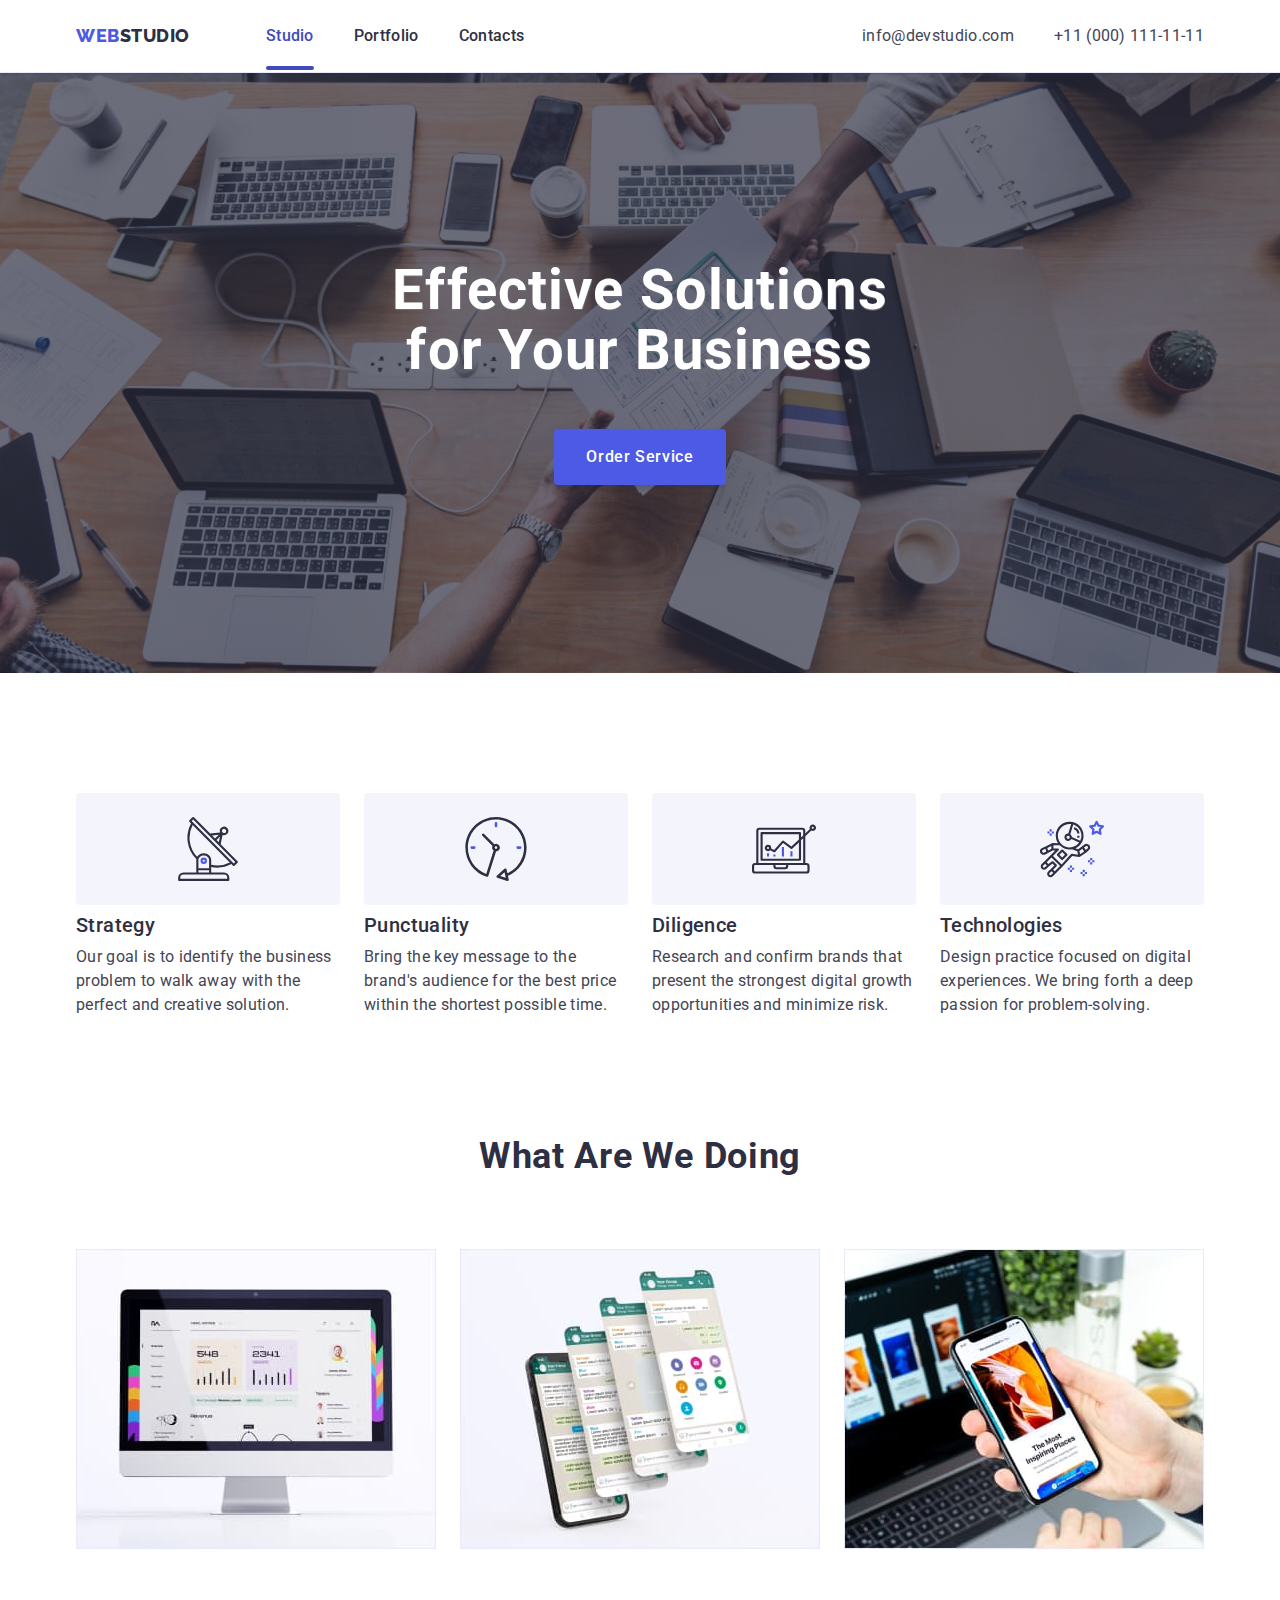
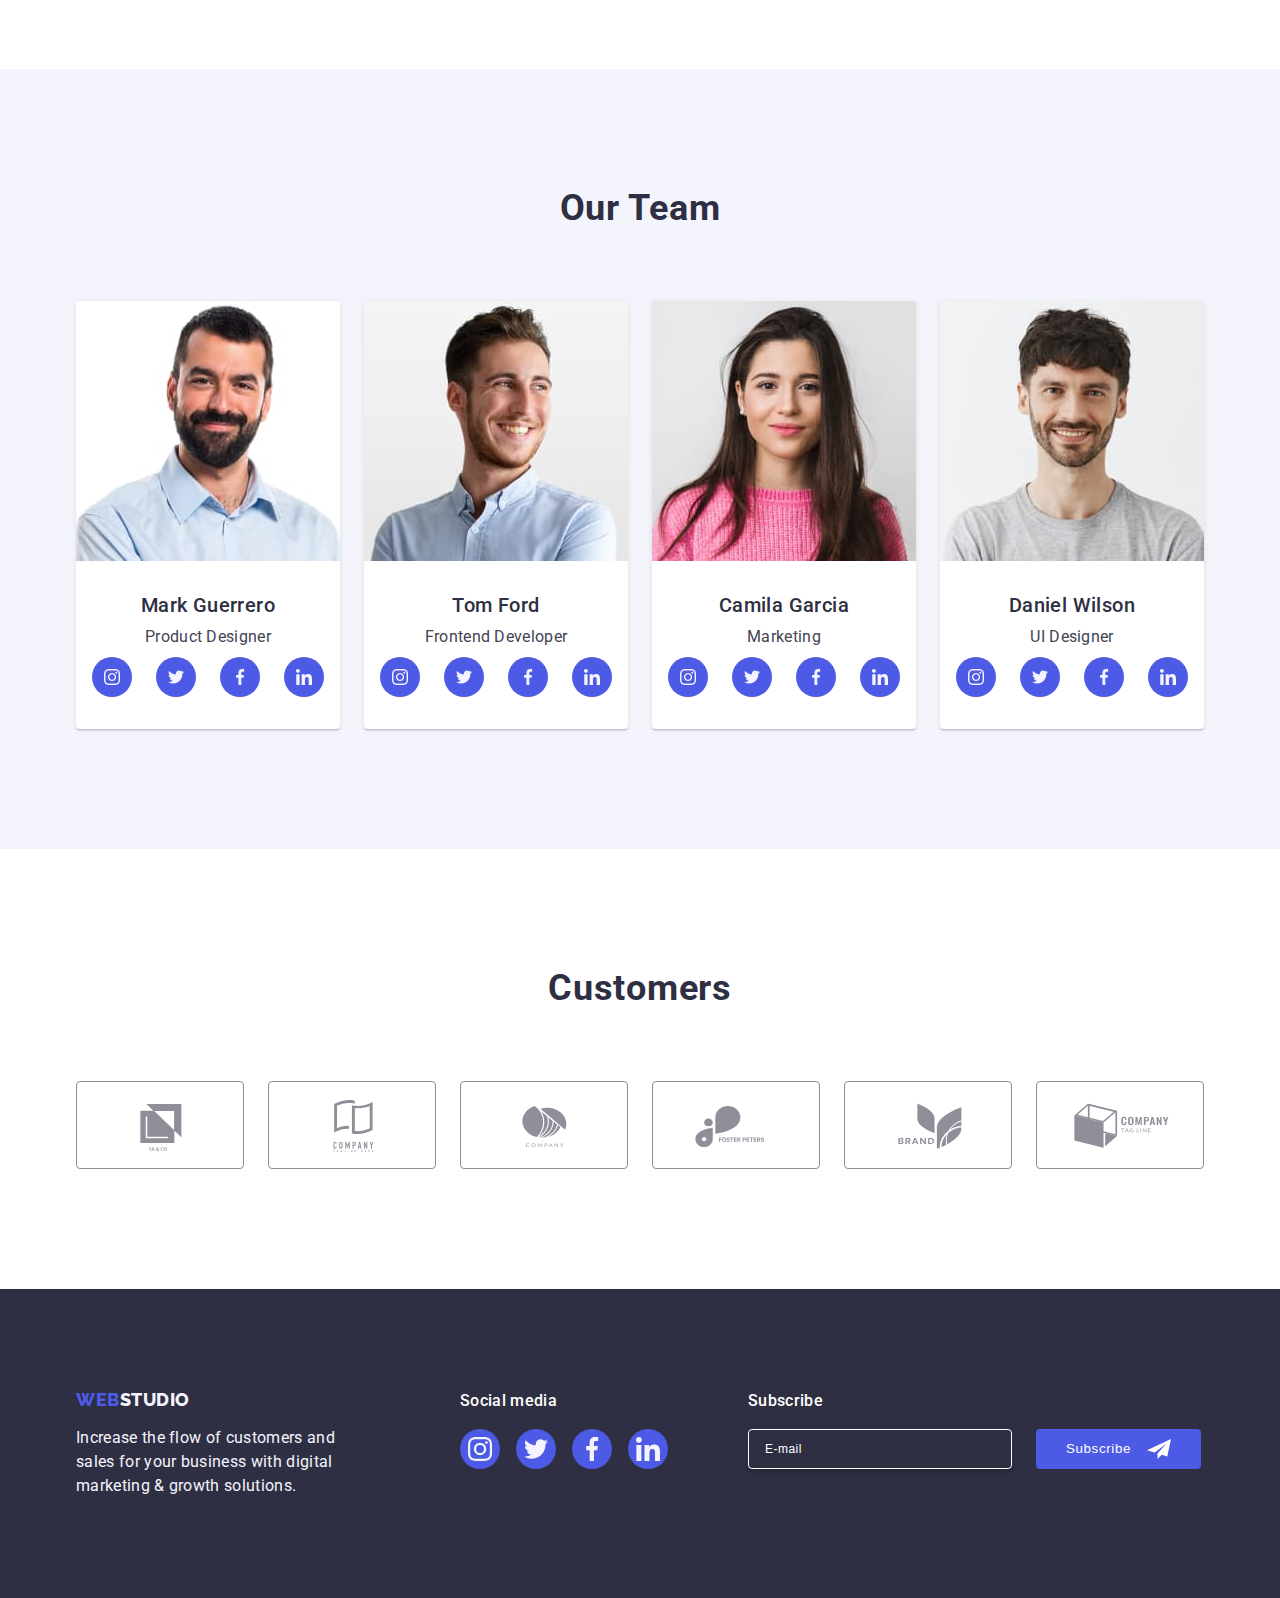
<file: index.html>
<!DOCTYPE html>
<html lang="en">
  <head>
    <meta charset="UTF-8" />
    <meta name="viewport" content="width=device-width, initial-scale=1.0" />
    <title>Effective Solutions for Your Business</title>
    <!-- FONTS -->
    <link rel="preconnect" href="https://fonts.googleapis.com" />
    <link rel="preconnect" href="https://fonts.gstatic.com" crossorigin />
    <link
      href="https://fonts.googleapis.com/css2?family=Raleway:wght@800&family=Roboto:wght@400;500;700;900&display=swap"
      rel="stylesheet"
    />
    <link
      rel="stylesheet"
      href="https://cdnjs.cloudflare.com/ajax/libs/modern-normalize/2.0.0/modern-normalize.min.css"
      integrity="sha512-4xo8blKMVCiXpTaLzQSLSw3KFOVPWhm/TRtuPVc4WG6kUgjH6J03IBuG7JZPkcWMxJ5huwaBpOpnwYElP/m6wg=="
      crossorigin="anonymous"
      referrerpolicy="no-referrer"
    />
    <link
      rel="stylesheet"
      href="https://cdnjs.cloudflare.com/ajax/libs/modern-normalize/2.0.0/modern-normalize.min.css"
      integrity="sha512-4xo8blKMVCiXpTaLzQSLSw3KFOVPWhm/TRtuPVc4WG6kUgjH6J03IBuG7JZPkcWMxJ5huwaBpOpnwYElP/m6wg=="
      crossorigin="anonymous"
      referrerpolicy="no-referrer"
    />
    <!-- MODERN-NORMALIZE -->
    <link
      rel="stylesheet"
      href="https://cdnjs.cloudflare.com/ajax/libs/modern-normalize/2.0.0/modern-normalize.min.css"
      integrity="sha512-4xo8blKMVCiXpTaLzQSLSw3KFOVPWhm/TRtuPVc4WG6kUgjH6J03IBuG7JZPkcWMxJ5huwaBpOpnwYElP/m6wg=="
      crossorigin="anonymous"
      referrerpolicy="no-referrer"
    />
    <!-- MAIN CSS -->
    <link rel="stylesheet" href="./css/styles.css" />
  </head>
  <body>
    <!-- HEADER -->
    <header id="header" class="header">
      <div class="container flex-content">
        <nav class="main-nav">
          <a href="./index.html" class="logo link"
            >Web<span class="header-logo-span">Studio</span></a
          >
          <ul class="menu list">
            <li class="menu-link">
              <a href="./index.html" class="menu-link-det link current"
                >Studio</a
              >
            </li>
            <li class="menu-link">
              <a href="./portfolio.html" class="menu-link-det link"
                >Portfolio</a
              >
            </li>
            <li class="menu-link">
              <a href="" class="menu-link-det link">Contacts</a>
            </li>
          </ul>
        </nav>
        <address class="adress">
          <ul class="adress-list list">
            <li class="adress-link">
              <a href="mailto:info@devstudio.com" class="adress-hover link"
                >info@devstudio.com</a
              >
            </li>
            <li class="adress-link">
              <a href="tel:+110001111111" class="link adress-hover"
                >+11 (000) 111-11-11</a
              >
            </li>
          </ul>
        </address>
      </div>
    </header>
    <!-- /HEADER -->
    <main>
      <!-- HERO -->
      <section class="hero">
        <div class="container">
          <h1 class="hero-title">Effective Solutions for Your Business</h1>
          <button type="button" class="hero-btn main-btn" data-modal-open>
            Order Service
          </button>
        </div>
      </section>
      <!-- /HERO -->
      <!-- ABOUT -->
      <section class="about">
        <div class="container">
          <h2 class="about-main-title section-title visually-hidden">About</h2>
          <ul class="about-main-list list">
            <li class="about-list">
              <div class="about-list-wrapper">
                <svg class="about-list-icon" width="64" height="64">
                  <use href="./images/icons.svg#icon-antenna"></use>
                </svg>
              </div>
              <h3 class="about-title title-name">Strategy</h3>
              <p class="about-text text">
                Our goal is to identify the business problem to walk away with
                the perfect and creative solution.
              </p>
            </li>
            <li class="about-list">
              <div class="about-list-wrapper">
                <svg class="about-list-icon" width="64" height="64">
                  <use href="./images/icons.svg#icon-clock"></use>
                </svg>
              </div>
              <h3 class="about-title title-name">Punctuality</h3>
              <p class="about-text text">
                Bring the key message to the brand's audience for the best price
                within the shortest possible time.
              </p>
            </li>
            <li class="about-list">
              <div class="about-list-wrapper">
                <svg class="about-list-icon" width="64" height="64">
                  <use href="./images/icons.svg#icon-diagram"></use>
                </svg>
              </div>
              <h3 class="about-title title-name">Diligence</h3>
              <p class="about-text text">
                Research and confirm brands that present the strongest digital
                growth opportunities and minimize risk.
              </p>
            </li>
            <li class="about-list">
              <div class="about-list-wrapper">
                <svg class="about-list-icon" width="64" height="64">
                  <use href="./images/icons.svg#icon-astronaut"></use>
                </svg>
              </div>
              <h3 class="about-title title-name">Technologies</h3>
              <p class="about-text text">
                Design practice focused on digital experiences. We bring forth a
                deep passion for problem-solving.
              </p>
            </li>
          </ul>
        </div>
      </section>
      <!-- /ABOUT -->
      <!-- WHAT -->
      <section class="what">
        <div class="container">
          <h2 class="what-main-title section-title">What are we doing</h2>
          <ul class="what-main list">
            <li class="what-list">
              <img
                src="./images/doin/computer.jpg"
                alt="computer"
                width="360"
                height="300"
              />
            </li>
            <li class="what-list">
              <img
                src="./images/doin/phone.jpg"
                alt="phone"
                width="360"
                height="300"
              />
            </li>
            <li class="what-list">
              <img
                src="./images/doin/info.jpg"
                alt="computer and phone"
                width="360"
                height="300"
              />
            </li>
          </ul>
        </div>
      </section>
      <!-- /WHAT -->
      <!-- TEAM -->
      <section class="team">
        <div class="container">
          <h2 class="team-main-title section-title">Our Team</h2>
          <ul class="team-main-list list">
            <li class="team-list">
              <img
                src="./images/team/guerrero.jpg"
                alt="Mark Guerrero"
                width="264"
                height="260"
                class="team-img"
              />
              <div class="team-wrap">
                <h3 class="team-title title-name">Mark Guerrero</h3>
                <p class="team-text text">Product Designer</p>
                <ul class="team-social">
                  <li class="team-social-list list">
                    <a href="" class="team-social-link">
                      <svg class="team-social-icon" width="16" height="16">
                        <use href="./images/icons.svg#icon-instagram"></use>
                      </svg>
                    </a>
                  </li>
                  <li class="team-social-list list">
                    <a href="" class="team-social-link">
                      <svg class="team-social-icon" width="16" height="16">
                        <use href="./images/icons.svg#icon-twitter"></use>
                      </svg>
                    </a>
                  </li>
                  <li class="team-social-list list">
                    <a href="" class="team-social-link">
                      <svg class="team-social-icon" width="16" height="16">
                        <use href="./images/icons.svg#icon-facebook"></use>
                      </svg>
                    </a>
                  </li>
                  <li class="team-social-list list">
                    <a href="" class="team-social-link">
                      <svg class="team-social-icon" width="16" height="16">
                        <use href="./images/icons.svg#icon-linkedin"></use>
                      </svg>
                    </a>
                  </li>
                </ul>
              </div>
            </li>
            <li class="team-list">
              <img
                src="./images/team/ford.jpg"
                alt="Tom Ford"
                width="264"
                height="260"
                class="team-img"
              />
              <div class="team-wrap">
                <h3 class="team-title title-name">Tom Ford</h3>
                <p class="team-text text">Frontend Developer</p>
                <ul class="team-social">
                  <li class="team-social-list list">
                    <a href="" class="team-social-link">
                      <svg class="team-social-icon" width="16" height="16">
                        <use href="./images/icons.svg#icon-instagram"></use>
                      </svg>
                    </a>
                  </li>
                  <li class="team-social-list list">
                    <a href="" class="team-social-link">
                      <svg class="team-social-icon" width="16" height="16">
                        <use href="./images/icons.svg#icon-twitter"></use>
                      </svg>
                    </a>
                  </li>
                  <li class="team-social-list list">
                    <a href="" class="team-social-link">
                      <svg class="team-social-icon" width="16" height="16">
                        <use href="./images/icons.svg#icon-facebook"></use>
                      </svg>
                    </a>
                  </li>
                  <li class="team-social-list list">
                    <a href="" class="team-social-link">
                      <svg class="team-social-icon" width="16" height="16">
                        <use href="./images/icons.svg#icon-linkedin"></use>
                      </svg>
                    </a>
                  </li>
                </ul>
              </div>
            </li>
            <li class="team-list">
              <img
                src="./images/team/garcia.jpg"
                alt="Camila Garcia"
                width="264"
                height="260"
                class="team-img"
              />
              <div class="team-wrap">
                <h3 class="team-title title-name">Camila Garcia</h3>
                <p class="team-text text">Marketing</p>
                <ul class="team-social">
                  <li class="team-social-list list">
                    <a href="" class="team-social-link">
                      <svg class="team-social-icon" width="16" height="16">
                        <use href="./images/icons.svg#icon-instagram"></use>
                      </svg>
                    </a>
                  </li>
                  <li class="team-social-list list">
                    <a href="" class="team-social-link">
                      <svg class="team-social-icon" width="16" height="16">
                        <use href="./images/icons.svg#icon-twitter"></use>
                      </svg>
                    </a>
                  </li>
                  <li class="team-social-list list">
                    <a href="" class="team-social-link">
                      <svg class="team-social-icon" width="16" height="16">
                        <use href="./images/icons.svg#icon-facebook"></use>
                      </svg>
                    </a>
                  </li>
                  <li class="team-social-list list">
                    <a href="" class="team-social-link">
                      <svg class="team-social-icon" width="16" height="16">
                        <use href="./images/icons.svg#icon-linkedin"></use>
                      </svg>
                    </a>
                  </li>
                </ul>
              </div>
            </li>
            <li class="team-list">
              <img
                src="./images/team/wilson.jpg"
                alt="Daniel Wilson"
                width="264"
                height="260"
                class="team-img"
              />
              <div class="team-wrap">
                <h3 class="team-title title-name">Daniel Wilson</h3>
                <p class="team-text text">UI Designer</p>
                <ul class="team-social">
                  <li class="team-social-list list">
                    <a href="" class="team-social-link">
                      <svg class="team-social-icon" width="16" height="16">
                        <use href="./images/icons.svg#icon-instagram"></use>
                      </svg>
                    </a>
                  </li>
                  <li class="team-social-list list">
                    <a href="" class="team-social-link">
                      <svg class="team-social-icon" width="16" height="16">
                        <use href="./images/icons.svg#icon-twitter"></use>
                      </svg>
                    </a>
                  </li>
                  <li class="team-social-list list">
                    <a href="" class="team-social-link">
                      <svg class="team-social-icon" width="16" height="16">
                        <use href="./images/icons.svg#icon-facebook"></use>
                      </svg>
                    </a>
                  </li>
                  <li class="team-social-list list">
                    <a href="" class="team-social-link">
                      <svg class="team-social-icon" width="16" height="16">
                        <use href="./images/icons.svg#icon-linkedin"></use>
                      </svg>
                    </a>
                  </li>
                </ul>
              </div>
            </li>
          </ul>
        </div>
      </section>
      <!-- /TEAM -->
      <!-- CUSTOMERS -->
      <section class="customers">
        <div class="container">
          <h2 class="customers-title section-title">Customers</h2>
          <ul class="customers-wrap">
            <li class="customers-list list">
              <a href="" class="customers-link">
                <svg class="customers-link-icon" width="104" height="56">
                  <use href="./images/icons.svg#icon-yaco"></use>
                </svg>
              </a>
            </li>
            <li class="customers-list list">
              <a href="" class="customers-link">
                <svg class="customers-link-icon" width="104" height="56">
                  <use href="./images/icons.svg#icon-tagline"></use>
                </svg>
              </a>
            </li>
            <li class="customers-list list">
              <a href="" class="customers-link">
                <svg class="customers-link-icon" width="104" height="56">
                  <use href="./images/icons.svg#icon-circluco"></use>
                </svg>
              </a>
            </li>
            <li class="customers-list list">
              <a href="" class="customers-link">
                <svg class="customers-link-icon" width="104" height="56">
                  <use href="./images/icons.svg#icon-foster"></use>
                </svg>
              </a>
            </li>
            <li class="customers-list list">
              <a href="" class="customers-link">
                <svg class="customers-link-icon" width="104" height="56">
                  <use href="./images/icons.svg#icon-brand"></use>
                </svg>
              </a>
            </li>
            <li class="customers-list list">
              <a href="" class="customers-link">
                <svg class="customers-link-icon" width="104" height="56">
                  <use href="./images/icons.svg#icon-companytag"></use>
                </svg>
              </a>
            </li>
          </ul>
        </div>
      </section>
      <!-- /CUSTOMERS -->
    </main>
    <!-- FOOTER -->
    <footer id="footer" class="footer">
      <div class="container footer-container">
        <div class="footer-content">
          <a href="./index.html" class="footer-logo logo link"
            >Web<span class="footer-span-logo">Studio</span></a
          >
          <p class="footer-text text">
            Increase the flow of customers and sales for your business with
            digital marketing & growth solutions.
          </p>
        </div>
        <div class="footer-social">
          <p class="footer-social-text">Social media</p>
          <ul class="footer-social-wrap">
            <li class="icons-social-list list">
              <a href="" class="footer-social-link">
                <svg class="team-social-icon" width="24" height="24">
                  <use href="./images/icons.svg#icon-instagram"></use>
                </svg>
              </a>
            </li>
            <li class="icons-social-list list">
              <a href="" class="footer-social-link">
                <svg class="team-social-icon" width="24" height="24">
                  <use href="./images/icons.svg#icon-twitter"></use>
                </svg>
              </a>
            </li>
            <li class="icons-social-list list">
              <a href="" class="footer-social-link">
                <svg class="team-social-icon" width="24" height="24">
                  <use href="./images/icons.svg#icon-facebook"></use>
                </svg>
              </a>
            </li>
            <li class="icons-social-list list">
              <a href="" class="footer-social-link">
                <svg class="team-social-icon" width="24" height="24">
                  <use href="./images/icons.svg#icon-linkedin"></use>
                </svg>
              </a>
            </li>
          </ul>
        </div>
        <div class="footer-subscribe">
          <p class="footer-subscribe-text">Subscribe</p>
          <form class="footer-form footer-form-flex">
            <label class="footer-form-label">
              <input
                class="footer-form-input"
                type="email"
                name="email"
                placeholder="E-mail"
              />
            </label>
            <button class="footer-forn-btn" type="submit">
              Subscribe
              <svg class="footer-form-icon" width="24" height="24">
                <use href="./images/icons.svg#icon-list"></use>
              </svg>
            </button>
          </form>
        </div>
      </div>
    </footer>
    <!-- MODAL WINDOW -->
    <div class="backdrop is-hidden" data-modal>
      <div class="modal">
        <button type="button" class="modal-btn" data-modal-close>
          <svg class="modal-btn-icon" width="8" height="8">
            <use href="./images/icons.svg#icon-close"></use>
          </svg>
        </button>
        <p class="modal-title">Leave your contacts and we will call you back</p>
        <form class="form">
          <div class="form-margin">
            <label for="user-name" class="form-wrap">Name</label>
            <div class="form-field">
              <input
                class="form-input"
                type="text"
                id="user-name"
                name="user-name"
              />
              <svg class="form-icon" width="18" height="24">
                <use href="./images/icons.svg#icon-person"></use>
              </svg>
            </div>
          </div>
          <div class="form-margin">
            <label for="form-phone" class="form-wrap">Phone</label>
            <div class="form-field">
              <input
                class="form-input"
                type="tel"
                id="form-phone"
                name="form-phone"
              />
              <svg class="form-icon" width="18" height="24">
                <use href="./images/icons.svg#icon-phone"></use>
              </svg>
            </div>
          </div>
          <div class="form-margin">
            <label for="form-email" class="form-wrap">Email</label>
            <div class="form-field">
              <input
                class="form-input"
                type="tel"
                id="form-email"
                name="form-email"
              />
              <svg class="form-icon" width="18" height="24">
                <use href="./images/icons.svg#icon-email"></use>
              </svg>
            </div>
          </div>
          <div class="form-comment">
            <label for="user-comment" class="form-wrap">Comment</label>
            <textarea
              id="user-comment"
              class="form-comment-text form-input"
              name="user-comment"
              placeholder="Text input"
            ></textarea>
          </div>
          <div class="form-accept">
            <input
              class="form-accept-input visually-hidden"
              type="checkbox"
              id="user-privacy"
              name="user-privacy"
              value="true"
            />
            <label for="user-privacy" class="form-accept-wrap form-wrap">
              <span class="form-accept-checked">
                <svg class="form-accept-checked-icon" width="10" height="8">
                  <use href="./images/icons.svg#icon-vector"></use>
                </svg>
              </span>
              I accept the terms and conditions of the
              <a href="" class="form-accept-link">Privacy Policy</a>
            </label>
          </div>
          <button type="submit" class="form-btn main-btn">Send</button>
        </form>
      </div>
    </div>
    <!-- /MODAL WINDOW -->
    <!-- /FOOTER -->
    <script src="./js/modal.js"></script>
  </body>
</html>
</file>
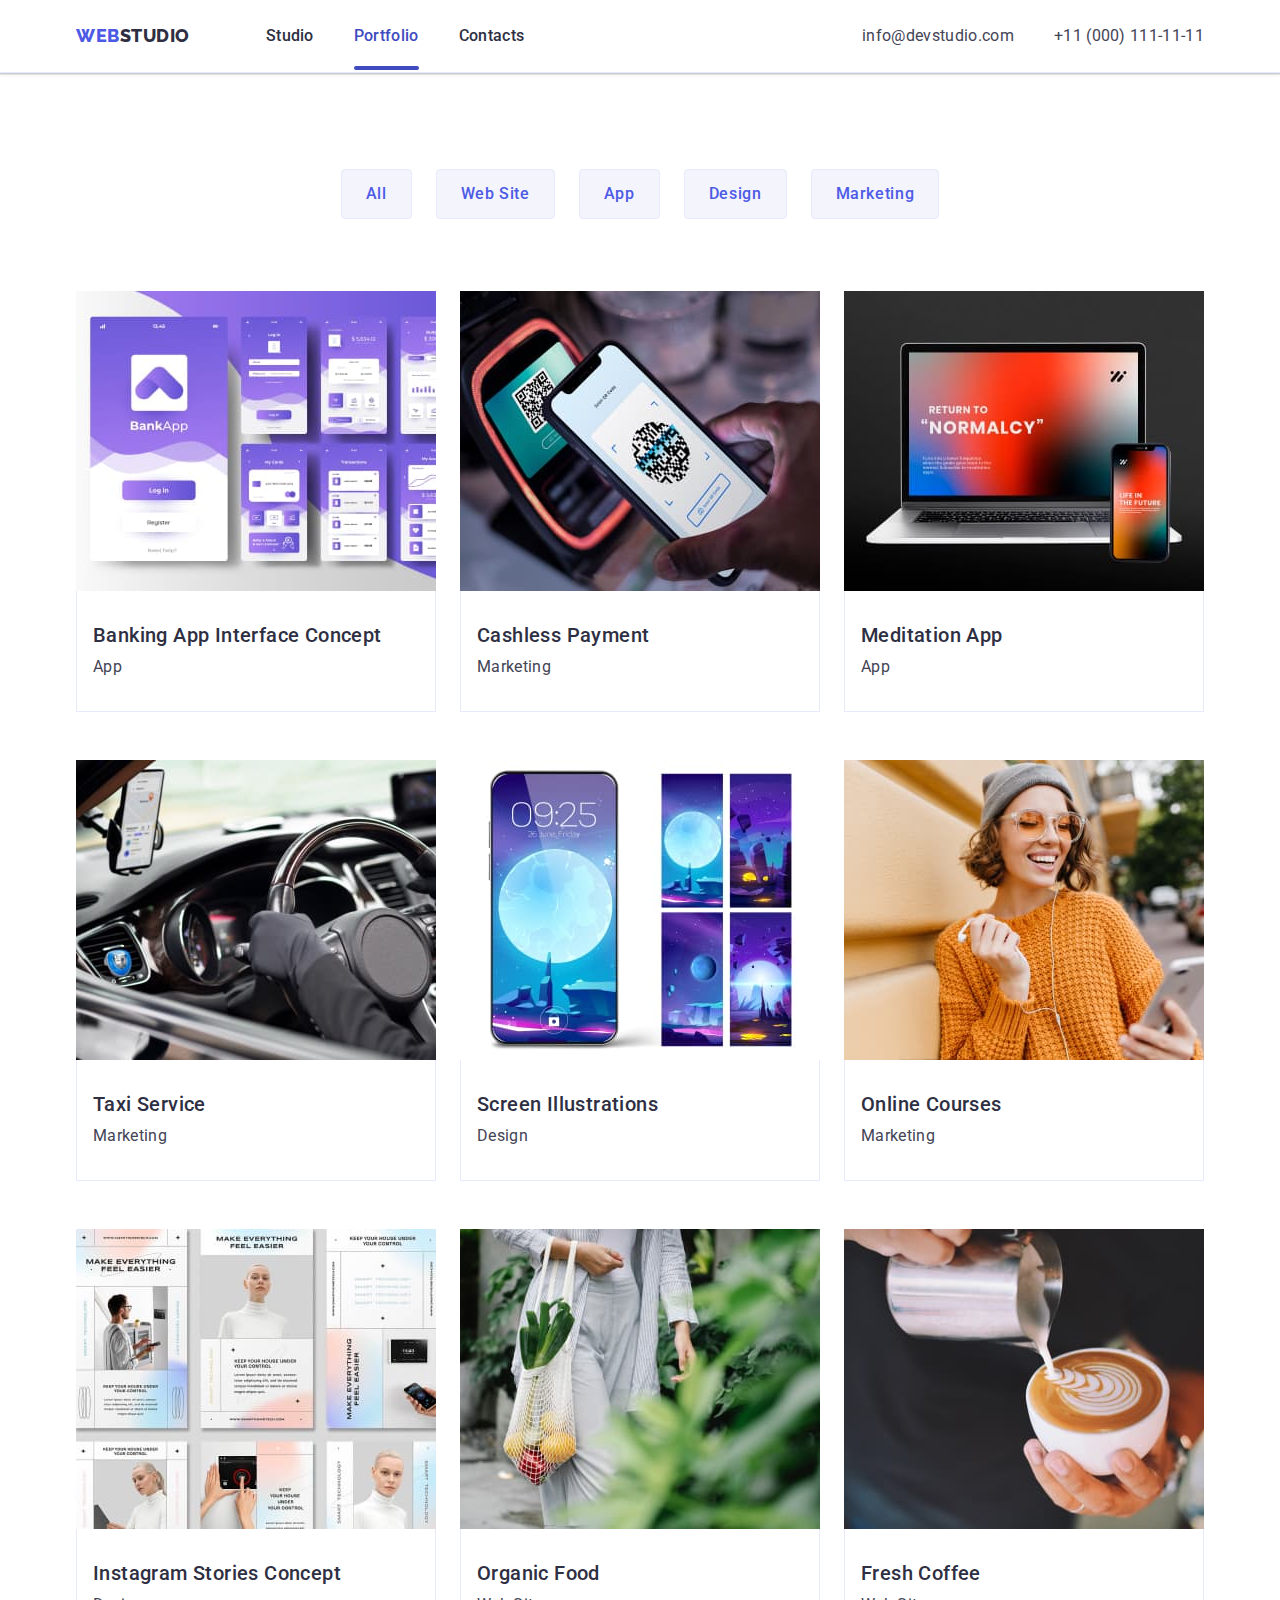
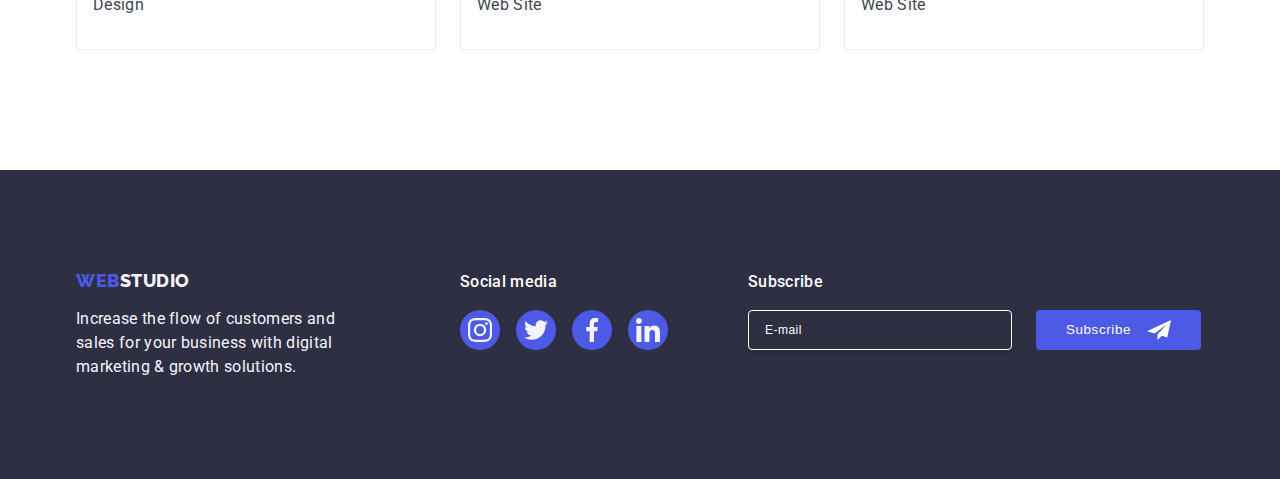
<file: portfolio.html>
<!DOCTYPE html>
<html lang="en">
  <head>
    <meta charset="UTF-8" />
    <meta name="viewport" content="width=device-width, initial-scale=1.0" />
    <title>Effective Solutions for Your Business</title>
    <!-- FONTS -->
    <link rel="preconnect" href="https://fonts.googleapis.com" />
    <link rel="preconnect" href="https://fonts.gstatic.com" crossorigin />
    <link
      href="https://fonts.googleapis.com/css2?family=Raleway:wght@800&family=Roboto:wght@400;500;700;900&display=swap"
      rel="stylesheet"
    />
    <!-- MODERN-NORMALIZE -->
    <link
      rel="stylesheet"
      href="https://cdnjs.cloudflare.com/ajax/libs/modern-normalize/2.0.0/modern-normalize.min.css"
      integrity="sha512-4xo8blKMVCiXpTaLzQSLSw3KFOVPWhm/TRtuPVc4WG6kUgjH6J03IBuG7JZPkcWMxJ5huwaBpOpnwYElP/m6wg=="
      crossorigin="anonymous"
      referrerpolicy="no-referrer"
    />
    <!-- MAIN CSS -->
    <link rel="stylesheet" href="./css/styles.css" />
  </head>
  <body>
    <!-- HEADER -->
    <header id="header" class="header">
      <div class="container flex-content">
        <nav class="main-nav">
          <a href="./index.html" class="logo link"
            >Web<span class="header-logo-span">Studio</span></a
          >
          <ul class="menu list">
            <li class="menu-link">
              <a href="./index.html" class="menu-link-det link">Studio</a>
            </li>
            <li class="menu-link">
              <a href="./portfolio.html" class="menu-link-det link current"
                >Portfolio</a
              >
            </li>
            <li class="menu-link">
              <a href="" class="menu-link-det link">Contacts</a>
            </li>
          </ul>
        </nav>
        <address class="adress">
          <ul class="adress-list list">
            <li class="adress-link">
              <a href="mailto:info@devstudio.com" class="adress-hover link"
                >info@devstudio.com</a
              >
            </li>
            <li class="adress-link">
              <a href="tel:+110001111111" class="link adress-hover"
                >+11 (000) 111-11-11</a
              >
            </li>
          </ul>
        </address>
      </div>
    </header>
    <!-- /HEADER -->
    <!-- PORTFOLIO -->
    <main>
      <section class="portfolio">
        <div class="container">
          <h1 class="portfolio-main-title visually-hidden">Portfolio</h1>
          <ul class="portfolio-nav list">
            <li class="portfolio-list">
              <button type="button" class="portfolio-btn">All</button>
            </li>
            <li class="portfolio-list">
              <button type="button" class="portfolio-btn">Web Site</button>
            </li>
            <li class="portfolio-list">
              <button type="button" class="portfolio-btn">App</button>
            </li>
            <li class="portfolio-list">
              <button type="button" class="portfolio-btn">Design</button>
            </li>
            <li class="portfolio-list">
              <button type="button" class="portfolio-btn">Marketing</button>
            </li>
          </ul>
          <ul class="portfolio-works list">
            <li class="portfolio-works-list">
              <a href="" class="portfolio-works-link link">
                <div class="overlay-wrap">
                  <img
                    src="./images/portfolio/bank.jpg"
                    alt="Banking App Interface Concept"
                    class="portfolio-img"
                    width="360"
                    height="300"
                  />
                  <p class="overlay-text">
                    14 Stylish and User-Friendly App Design Concepts · Task
                    Manager App · Calorie Tracker App · Exotic Fruit Ecommerce
                    App · Cloud Storage App
                  </p>
                </div>
                <div class="portfolio-div">
                  <h2 class="portfolio-title">Banking App Interface Concept</h2>
                  <p class="portfolio-text text">App</p>
                </div>
              </a>
            </li>
            <li class="portfolio-works-list">
              <a href="" class="portfolio-works-link link">
                <div class="overlay-wrap">
                  <img
                    src="./images/portfolio/cash.jpg"
                    alt="Cashless Payment"
                    class="portfolio-img"
                    width="360"
                    height="300"
                  />
                  <p class="overlay-text">
                    14 Stylish and User-Friendly App Design Concepts · Task
                    Manager App · Calorie Tracker App · Exotic Fruit Ecommerce
                    App · Cloud Storage App
                  </p>
                </div>
                <div class="portfolio-div">
                  <h2 class="portfolio-title">Cashless Payment</h2>
                  <p class="portfolio-text text">Marketing</p>
                </div>
              </a>
            </li>
            <li class="portfolio-works-list">
              <a href="" class="portfolio-works-link link">
                <div class="overlay-wrap">
                  <img
                    src="./images/portfolio/maditation.jpg"
                    alt="Meditation App"
                    class="portfolio-img"
                    width="360"
                    height="300"
                  />
                  <p class="overlay-text">
                    14 Stylish and User-Friendly App Design Concepts · Task
                    Manager App · Calorie Tracker App · Exotic Fruit Ecommerce
                    App · Cloud Storage App
                  </p>
                </div>
                <div class="portfolio-div">
                  <h2 class="portfolio-title">Meditation App</h2>
                  <p class="portfolio-text text">App</p>
                </div>
              </a>
            </li>
            <li class="portfolio-works-list">
              <a href="" class="portfolio-works-link link">
                <div class="overlay-wrap">
                  <img
                    src="./images/portfolio/taxi.jpg"
                    alt="Taxi Service"
                    class="portfolio-img"
                    width="360"
                    height="300"
                  />
                  <p class="overlay-text">
                    14 Stylish and User-Friendly App Design Concepts · Task
                    Manager App · Calorie Tracker App · Exotic Fruit Ecommerce
                    App · Cloud Storage App
                  </p>
                </div>
                <div class="portfolio-div">
                  <h2 class="portfolio-title">Taxi Service</h2>
                  <p class="portfolio-text text">Marketing</p>
                </div>
              </a>
            </li>
            <li class="portfolio-works-list">
              <a href="" class="portfolio-works-link link">
                <div class="overlay-wrap">
                  <img
                    src="./images/portfolio/screen.jpg"
                    alt="Screen Illustrations"
                    class="portfolio-img"
                    width="360"
                    height="300"
                  />
                  <p class="overlay-text">
                    14 Stylish and User-Friendly App Design Concepts · Task
                    Manager App · Calorie Tracker App · Exotic Fruit Ecommerce
                    App · Cloud Storage App
                  </p>
                </div>
                <div class="portfolio-div">
                  <h2 class="portfolio-title">Screen Illustrations</h2>
                  <p class="portfolio-text text">Design</p>
                </div>
              </a>
            </li>
            <li class="portfolio-works-list">
              <a href="" class="portfolio-works-link link">
                <div class="overlay-wrap">
                  <img
                    src="./images/portfolio/courses.jpg"
                    alt="Online Courses"
                    class="portfolio-img"
                    width="360"
                    height="300"
                  />
                  <p class="overlay-text">
                    14 Stylish and User-Friendly App Design Concepts · Task
                    Manager App · Calorie Tracker App · Exotic Fruit Ecommerce
                    App · Cloud Storage App
                  </p>
                </div>
                <div class="portfolio-div">
                  <h2 class="portfolio-title">Online Courses</h2>
                  <p class="portfolio-text text">Marketing</p>
                </div>
              </a>
            </li>
            <li class="portfolio-works-list">
              <a href="" class="portfolio-works-link link">
                <div class="overlay-wrap">
                  <img
                    src="./images/portfolio/stories.jpg"
                    alt="Instagram Stories Concept"
                    class="portfolio-img"
                    width="360"
                    height="300"
                  />
                  <p class="overlay-text">
                    14 Stylish and User-Friendly App Design Concepts · Task
                    Manager App · Calorie Tracker App · Exotic Fruit Ecommerce
                    App · Cloud Storage App
                  </p>
                </div>
                <div class="portfolio-div">
                  <h2 class="portfolio-title">Instagram Stories Concept</h2>
                  <p class="portfolio-text text">Design</p>
                </div>
              </a>
            </li>
            <li class="portfolio-works-list">
              <a href="" class="portfolio-works-link link">
                <div class="overlay-wrap">
                  <img
                    src="./images/portfolio/food.jpg"
                    alt="Organic Food"
                    class="portfolio-img"
                    width="360"
                    height="300"
                  />
                  <p class="overlay-text">
                    14 Stylish and User-Friendly App Design Concepts · Task
                    Manager App · Calorie Tracker App · Exotic Fruit Ecommerce
                    App · Cloud Storage App
                  </p>
                </div>
                <div class="portfolio-div">
                  <h2 class="portfolio-title">Organic Food</h2>
                  <p class="portfolio-text text">Web Site</p>
                </div>
              </a>
            </li>
            <li class="portfolio-works-list">
              <a href="" class="portfolio-works-link link">
                <div class="overlay-wrap">
                  <img
                    src="./images/portfolio/coffee.jpg"
                    alt="Fresh Coffee"
                    class="portfolio-img"
                    width="360"
                    height="300"
                  />
                  <p class="overlay-text">
                    14 Stylish and User-Friendly App Design Concepts · Task
                    Manager App · Calorie Tracker App · Exotic Fruit Ecommerce
                    App · Cloud Storage App
                  </p>
                </div>
                <div class="portfolio-div">
                  <h2 class="portfolio-title">Fresh Coffee</h2>
                  <p class="portfolio-text text">Web Site</p>
                </div>
              </a>
            </li>
          </ul>
        </div>
      </section>
    </main>
    <!-- /PORTFOLIO -->
    <!-- FOOTER -->
    <footer id="footer" class="footer">
      <div class="container footer-container">
        <div class="footer-content">
          <a href="./index.html" class="footer-logo logo link"
            >Web<span class="footer-span-logo">Studio</span></a
          >
          <p class="footer-text text">
            Increase the flow of customers and sales for your business with
            digital marketing & growth solutions.
          </p>
        </div>
        <div class="footer-social">
          <p class="footer-social-text">Social media</p>
          <ul class="footer-social-wrap">
            <li class="icons-social-list list">
              <a href="" class="footer-social-link">
                <svg class="team-social-icon" width="24" height="24">
                  <use href="./images/icons.svg#icon-instagram"></use>
                </svg>
              </a>
            </li>
            <li class="icons-social-list list">
              <a href="" class="footer-social-link">
                <svg class="team-social-icon" width="24" height="24">
                  <use href="./images/icons.svg#icon-twitter"></use>
                </svg>
              </a>
            </li>
            <li class="icons-social-list list">
              <a href="" class="footer-social-link">
                <svg class="team-social-icon" width="24" height="24">
                  <use href="./images/icons.svg#icon-facebook"></use>
                </svg>
              </a>
            </li>
            <li class="icons-social-list list">
              <a href="" class="footer-social-link">
                <svg class="team-social-icon" width="24" height="24">
                  <use href="./images/icons.svg#icon-linkedin"></use>
                </svg>
              </a>
            </li>
          </ul>
        </div>
        <div class="footer-subscribe">
          <p class="footer-subscribe-text">Subscribe</p>
          <form class="footer-form footer-form-flex">
            <label class="footer-form-label">
              <input
                class="footer-form-input"
                type="email"
                name="email"
                placeholder="E-mail"
              />
            </label>
            <button class="footer-forn-btn" type="submit">
              Subscribe
              <svg class="footer-form-icon" width="24" height="24">
                <use href="./images/icons.svg#icon-list"></use>
              </svg>
            </button>
          </form>
        </div>
      </div>
    </footer>
    <!-- /FOOTER -->
    <script src="./js/modal.js"></script>
  </body>
</html>
</file>
<file: css/styles.css>
:root {
  --primary-font: 'Roboto', sans-serif;
  --title-color: #2e2f42;
  --text-color: #434455;
  --main-background-color: #4d5ae5;
  --link-hover: #404bbf;
  --link-gray: #8e8f99;
  --link-green: #31d0aa;
  --transition: 250ms cubic-bezier(0.4, 0, 0.2, 1);
}

*,
*::before,
*::after {
  box-sizing: border-box;
}

.list {
  list-style: none;
}

.link {
  text-decoration: none;
}

body {
  font-family: var(--primary-font);
  color: var(--text-color);
  font-size: 16px;
  background-color: #fff;
  margin: 0;
}

img {
  display: block;
}

.container {
  max-width: 1158px;
  padding: 0 15px;
  margin: 0 auto;
}

address {
  font-style: normal;
}

h1,
h2,
h3,
h4,
h5,
h6 {
  margin: 0;
  padding: 0;
}

p,
img {
  margin: 0;
  padding: 0;
}

ul {
  margin: 0;
  padding: 0;
}

button {
  cursor: pointer;
}

.visually-hidden {
  position: absolute;
  width: 1px;
  height: 1px;
  margin: -1px;
  border: 0;
  padding: 0;
  white-space: nowrap;
  clip-path: inset(100%);
  clip: rect(0 0 0 0);
  overflow: hidden;
}

/* ========== COMPONENTS ========== */

.logo {
  font-family: 'Raleway', sans-serif;
  color: var(--main-background-color);
  font-size: 18px;
  font-weight: 800;
  text-transform: uppercase;
  line-height: 1.17;
  letter-spacing: 0.54px;
  margin-right: 76px;
}

.header-logo-span {
  color: var(--title-color);
}

.section-title {
  color: var(--title-color);
  font-size: 36px;
  font-weight: 700;
  text-transform: capitalize;
  line-height: 1.11;
  letter-spacing: 0.72px;
  text-align: center;
}

.title-name {
  color: var(--title-color);
  font-size: 20px;
  font-weight: 500;
  line-height: 1.2;
  letter-spacing: 0.4px;
}

.text {
  color: var(--text-color);
  line-height: 1.5;
  letter-spacing: 0.32px;
}

.main-btn {
  color: #fff;
  background-color: var(--main-background-color);
  font-size: 16px;
  font-weight: 500;
  line-height: 1.5;
  letter-spacing: 0.64px;
  font-family: var(--primary-font);
  display: block;
  margin: 0 auto;
  padding: 16px 32px;
  border-radius: 4px;
  border: 0;
  min-width: 169px;
  transition-property: background-color;
  transition-duration: 250ms;
  transition-timing-function: cubic-bezier(0.4, 0, 0.2, 1);
}

.main-btn:hover,
.main-btn:focus {
  background-color: var(--link-hover);
}

/* ========== /COMPONENTS ========== */

/* ========== HEADER ========== */

.header {
  font-size: 16px;
  line-height: 1.5;
  letter-spacing: 0.32px;
  border-bottom: 1px solid #e7e9fc;
  box-shadow: 0px 2px 1px rgba(46, 47, 66, 0.08),
    0px 1px 1px rgba(46, 47, 66, 0.16), 0px 1px 6px rgba(46, 47, 66, 0.08);
}

.flex-content {
  display: flex;
  justify-content: space-between;
}

.main-nav {
  display: flex;
  align-items: center;
}

.menu {
  display: flex;
}

.menu-link-det {
  position: relative;
  color: var(--title-color);
  font-weight: 500;
  padding: 24px 0;
}

.menu-link {
  padding: 24px 0;
  position: relative;
}

.menu-link:not(:last-child) {
  margin-right: 40px;
}

.current {
  color: var(--link-hover);
  transition: color var(--transition);
}

.current::after {
  display: block;
  content: '';
  width: 100%;
  background-color: var(--link-hover);
  height: 4px;
  border-radius: 2px;
  position: absolute;
  left: 0;
  bottom: -1px;
}

.adress-list {
  display: flex;
  gap: 40px;
}

.adress-link {
  padding: 24px 0;
}

.adress-hover {
  color: var(--text-color);
}

.adress-hover {
  transition: color var(--transition);
}

.adress-hover:hover,
.adress-hover:focus {
  color: var(--link-hover);
}

/* ========== /HEADER ========== */
/* ========== HERO ========== */

.hero {
  background-color: var(--title-color);
  background-image: linear-gradient(
      rgba(46, 47, 66, 0.7),
      rgba(46, 47, 66, 0.7)
    ),
    url(../images/hero/bg.jpg);
  background-repeat: no-repeat;
  background-position: center center;
  background-size: cover;
  padding: 188px 0;
  max-width: 1440px;
  margin: 0 auto;
}

.hero-title {
  color: #fff;
  font-size: 56px;
  font-weight: 700;
  line-height: 1.07;
  letter-spacing: 1.12px;
  text-align: center;
  padding-bottom: 48px;
  max-width: 496px;
  margin: 0 auto;
}

/* ========== /HERO ========== */

/* ========== ABOUT ========== */

.about {
  padding: 120px 0;
}

.about-main-list {
  display: flex;
  gap: 24px;
}

.about-title {
  margin-bottom: 8px;
}

.about-list {
  width: 264px;
}

.about-list-wrapper {
  padding: 24px 100px;
  background-color: #f4f4fd;
  border-radius: 4px;
  margin-bottom: 8px;
  display: flex;
  align-items: center;
  justify-content: center;
  height: 112px;
}

/* ========== /ABOUT ========== */

/* ========== WHAT ========== */

.what {
  padding-bottom: 120px;
}

.what-main-title {
  margin-bottom: 72px;
}

.what-main {
  display: flex;
  gap: 24px;
}

/* ========== /WHAT ========== */

/* ========== TEAM ========== */

.team {
  background-color: #f4f4fd;
  padding: 120px 0;
}

.team-main-title {
  margin-bottom: 72px;
}

.team-main-list {
  display: flex;
  gap: 24px;
}

.team-list {
  background-color: #fff;
  border-radius: 0px 0px 4px 4px;
  overflow: hidden;
  box-shadow: 0px 2px 1px 0px rgba(46, 47, 66, 0.08),
    0px 1px 1px 0px rgba(46, 47, 66, 0.16),
    0px 1px 6px 0px rgba(46, 47, 66, 0.08);
}

.team-wrap {
  padding: 32px 0;
}

.team-title {
  text-align: center;
  margin-bottom: 8px;
}

.team-text {
  text-align: center;
}

.team-social {
  display: flex;
  gap: 24px;
  margin-top: 8px;
  justify-content: center;
}

.team-social-list {
  width: 40px;
  height: 40px;
}

.team-social-link:hover,
.team-social-link:focus {
  background-color: var(--link-hover);
  transition-duration: 250ms;
  transition-timing-function: cubic-bezier(0.4, 0, 0.2, 1);
}

.team-social-link {
  width: 100%;
  height: 100%;
  background-color: var(--main-background-color);
  display: flex;
  align-items: center;
  justify-content: center;
  padding: 12px;
  transition-property: background-color;
  border-radius: 50%;
}

.team-social-icon {
  fill: #f4f4fd;
}

/* ========== /TEAM ========== */

/* ========== CUSTOMERS ========== */
.customers {
  padding: 120px 0;
}

.customers-title {
  margin-bottom: 72px;
}

.customers-wrap {
  display: flex;
  gap: 24px;
  justify-content: space-between;
}

.customers-list {
  /* border: 1px solid #8e8f99;
  border-radius: 4px;
  padding: 16px 32px;
  transition-property: border; */
  width: calc((100% - 120px) / 6);
  height: 88px;
}

.customers-link {
  width: 100%;
  height: 100%;
  border: 1px solid #8e8f99;
  border-radius: 4px;
  display: flex;
  justify-content: center;
  align-items: center;
  color: var(--link-gray);
  transition-property: color, border-color;
  transition-duration: 250ms;
  transition-timing-function: cubic-bezier(0.4, 0, 0.2, 1);
}

.customers-link-icon {
  fill: currentColor;
  transition-property: fill;
  transition-duration: 250ms;
  transition-timing-function: cubic-bezier(0.4, 0, 0.2, 1);
}

.customers-link:hover,
.customers-link:focus {
  border-color: var(--link-hover);
  color: var(--link-hover);
}

.customers-list:hover .customers-link-icon,
.customers-list:focus .customers-link-icon {
  fill: var(--link-hover);
}

/* ========== /CUSTOMERS ========== */

/* ========== PORTFOLIO ========== */

.portfolio {
  padding: 96px 0 120px 0;
}

.portfolio-nav {
  margin-bottom: 72px;
  display: flex;
  justify-content: center;
}

.portfolio-btn {
  color: var(--main-background-color);
  font-family: var(--primary-font);
  background-color: #f4f4fd;
  font-size: 16px;
  font-weight: 500;
  line-height: 1.5;
  letter-spacing: 0.64px;
  border: 1px solid #e7e9fc;
  padding: 12px 24px;
  border-radius: 4px;
  box-shadow: none;
  transition: color var(--transition), background-color var(--transition),
    border-color var(--transition), box-shadow var(--transition);
}

.portfolio-list:not(:last-child) {
  margin-right: 24px;
}

.portfolio-btn:hover,
.portfolio-btn:focus {
  background-color: var(--link-hover);
  color: #fff;
  border: 1 px solid transparent;
  box-shadow: 0px 3px 1px rgba(0, 0, 0, 0.1), 0px 2px 1px rgba(0, 0, 0, 0.08),
    0px 2px 2px rgba(0, 0, 0, 0.12);
}

.portfolio-div {
  padding: 32px 16px;
  border: 1px solid #e7e9fc;
  border-top: none;
}

.portfolio-title {
  color: var(--title-color);
  font-size: 20px;
  font-weight: 500;
  line-height: 1.2;
  letter-spacing: 0.02em;
  text-align: left;
  margin-bottom: 8px;
}

.portfolio-works {
  display: flex;
  flex-wrap: wrap;
  column-gap: 24px;
  row-gap: 48px;
}

.portfolio-works-list {
  width: calc((100% - 48px) / 3);
}

.portfolio-works-link {
  display: block;
  transition: box-shadow var(--transition);
}

.portfolio-works-link:hover,
.portfolio-works-link:focus {
  box-shadow: 0px 1px 6px rgba(46, 47, 66, 0.08),
    0px 1px 1px rgba(46, 47, 66, 0.16), 0px 2px 1px rgba(46, 47, 66, 0.08);
  transform: translateY(0%);
}

.portfolio-works-link:hover .overlay,
.portfolio-works-link:focus .overlay {
  position: absolute;
  left: 0;
  width: 100%;
  height: 100%;
}

.overlay-wrap {
  position: relative;
  overflow: hidden;
}

.overlay-text {
  position: absolute;
  top: 0;
  left: 0;
  color: #f4f4fd;
  font-size: 16px;
  font-weight: 400;
  line-height: 1.5em;
  letter-spacing: 0.02em;
  padding: 40px 32px;
  background-color: var(--main-background-color);
  width: 100%;
  height: 100%;
  transform: translateY(100%);
  transition: transform 250ms cubic-bezier(0.4, 0, 0.2, 1);
}

.portfolio-works-link:hover .overlay-text,
.portfolio-works-link:focus .overlay-text {
  transform: translateY(0%);
}

/* ========== /PORTFOLIO ========== */

/* ========== FOOTER ========== */
.footer {
  background-color: var(--title-color);
  padding: 100px 0;
}

.footer-container {
  display: flex;
  align-items: baseline;
}

.footer-content {
  margin-right: 120px;
}

.footer-logo {
  display: inline-block;
  margin-bottom: 16px;
}

.footer-span-logo {
  color: #f4f4fd;
}

.footer-text {
  color: #f4f4fd;
  width: 264px;
}

.footer-social {
  margin-right: 80px;
}

.footer-social-text {
  color: #fff;
  font-weight: 500;
  line-height: 1.5;
  letter-spacing: 0.32px;
  margin-bottom: 16px;
}

.footer-social-wrap {
  display: flex;
  gap: 16px;
}

.icons-social-list {
  width: 40px;
  height: 40px;
}

.footer-social-link {
  display: flex;
  align-items: center;
  justify-content: center;
  width: 100%;
  height: 100%;
  border-radius: 50%;
  background-color: var(--main-background-color);
  transition: background-color var(--transition);
}

.footer-social-link:hover,
.footer-social-link:focus {
  background-color: var(--link-green);
}

.footer-subscribe-text {
  color: #fff;
  font-weight: 500;
  line-height: 1.5;
  letter-spacing: 0.32px;
  margin-bottom: 16px;
}

.footer-form-flex {
  display: flex;
  gap: 24px;
}

.footer-form-input {
  display: block;
  width: 264px;
  height: 40px;
  background-color: transparent;
  border: 1px solid #fff;
  border-radius: 4px;
  box-shadow: 0px 4px 4px rgba(0, 0, 0, 0.15);
  font-size: 12px;
  line-height: 1.5;
  letter-spacing: 0.04em;
  padding: 8px 16px;
  color: #fff;
}

.footer-form-input::placeholder {
  color: #fff;
  font-size: 12px;
  font-weight: 400;
  line-height: 2;
  letter-spacing: 0.48px;
  color: #fff;
}

.footer-forn-btn {
  display: flex;
  justify-content: center;
  align-items: center;

  min-width: 165px;
  color: #fff;
  font-weight: 500;
  line-height: 1.5;
  letter-spacing: 0.64px;
  background-color: var(--main-background-color);
  border-radius: 4px;
  border: none;

  transition-property: background-color;
  transition-duration: 250ms;
  transition-timing-function: cubic-bezier(0.4, 0, 0.2, 1);
}

.footer-forn-btn:hover,
.footer-forn-btn:focus {
  background-color: var(--link-hover);
}

.footer-form-icon {
  margin-left: 16px;
  fill: #fff;
}

/* ========== /FOOTER ========== */

/* ========== MODAL WINDOW ========== */
.backdrop {
  position: fixed;
  top: 0;
  left: 0;
  background-color: rgba(46, 47, 66, 0.4);
  width: 100%;
  height: 100%;
  transition: opacity var(--transition), visibility var(--transition);
}

.modal {
  position: absolute;
  top: 50%;
  left: 50%;
  transform: translate(-50%, -50%) scale(1);

  width: 408px;
  min-height: 584px;
  padding: 72px 24px 24px 24px;

  background-color: #fcfcfc;
  border-radius: 4px;
  box-shadow: 0px 1px 1px rgba(0, 0, 0, 0.14), 0px 1px 3px rgba(0, 0, 0, 0.12),
    0px 2px 1px rgba(0, 0, 0, 0.2);
  transition: transform var(--transition);
}

.modal-btn {
  display: flex;
  align-items: center;
  justify-content: center;

  position: absolute;
  top: 24px;
  right: 24px;
  width: 24px;
  height: 24px;
  padding: 0;

  background: #e7e9fc;
  border-radius: 50%;
  border: 1px solid rgba(0, 0, 0, 0.1);
  transition: background-color var(--transition), border var(--transition);
}

.modal-btn:hover,
.modal-btn:focus {
  background-color: var(--link-hover);
  border: none;
  fill: #fff;
}

.modal-btn-icon {
  fill: var(--title-color);
  transition: fill var(--transition);
}

.modal-btn:hover .modal-btn-icon,
.modal-btn:focus .modal-btn-icon {
  fill: #fff;
}

.is-hidden {
  opacity: 0;
  pointer-events: none;
  visibility: hidden;
}

.modal-title {
  color: var(--title-color);
  font-size: 16px;
  font-weight: 500;
  line-height: 1.5;
  letter-spacing: 0.32px;
  text-align: center;
  margin-bottom: 16px;
}

.form-margin {
  margin-bottom: 8px;
}

.form-wrap {
  display: block;

  margin-bottom: 4px;
  color: var(--link-gray);
  font-size: 12px;
  font-weight: 400;
  line-height: 1.17;
  letter-spacing: 0.48px;
}

.form-field {
  position: relative;
}

.form-input {
  width: 100%;
  height: 40px;
  padding-left: 38px;

  border: 1px solid rgba(46, 47, 66, 0.4);
  border-radius: 4px;
  outline: transparent;

  color: var(--title-color);
  font-size: 12px;
  font-weight: 400;
  line-height: 1.17;
  letter-spacing: 0.48px;
  background-color: transparent;

  transition: border-color var(--transition);
}

.form-input:focus {
  border-color: var(--main-background-color);
}

.form-icon {
  position: absolute;
  top: 50%;
  left: 16px;
  transform: translate(0, -50%);

  transition: fill var(--transition);

  fill: var(--title-color);
}

.form-icon:focus {
  fill: var(--main-background-color);
}

.form-input:focus + .form-icon {
  fill: var(--main-background-color);
}

.form-comment {
  margin-bottom: 16px;
}

.form-comment-text {
  height: 120px;
  padding: 8px 16px;
  resize: none;
  outline: transparent;
  color: rgba(46, 47, 66, 0.4);
  background-color: transparent;

  transition: border-color var(--transition);
}

.form-comment-text::placeholder {
  color: rgba(46, 47, 66, 0.4);
  font-size: 12px;
  font-weight: 400;
  line-height: 1.17;
  letter-spacing: 0.48px;
}

.form-accept-wrap {
  font-size: 12px;
  font-weight: 400;
  line-height: 1.17;
  letter-spacing: 0.04em;
  margin: 0;
}

.form-accept {
  margin-bottom: 24px;
}

.form-accept-checked {
  display: inline-flex;
  align-items: center;
  justify-content: center;

  border: 1px solid rgba(46, 47, 66, 0.4);
  border-radius: 2px;
  width: 16px;
  height: 16px;
  margin-right: 8px;
  cursor: pointer;
  fill: transparent;

  transition: background-color var(--transition), border var(--transition),
    fill var(--transition);
}

.form-accept-input:checked + .form-accept-wrap .form-accept-checked {
  background-color: var(--link-hover);
  fill: #f4f4fd;
  border: none;
}

.form-accept-link {
  color: var(--main-background-color);
}

/* ========== /MODAL WINDOW ========== */
</file>
